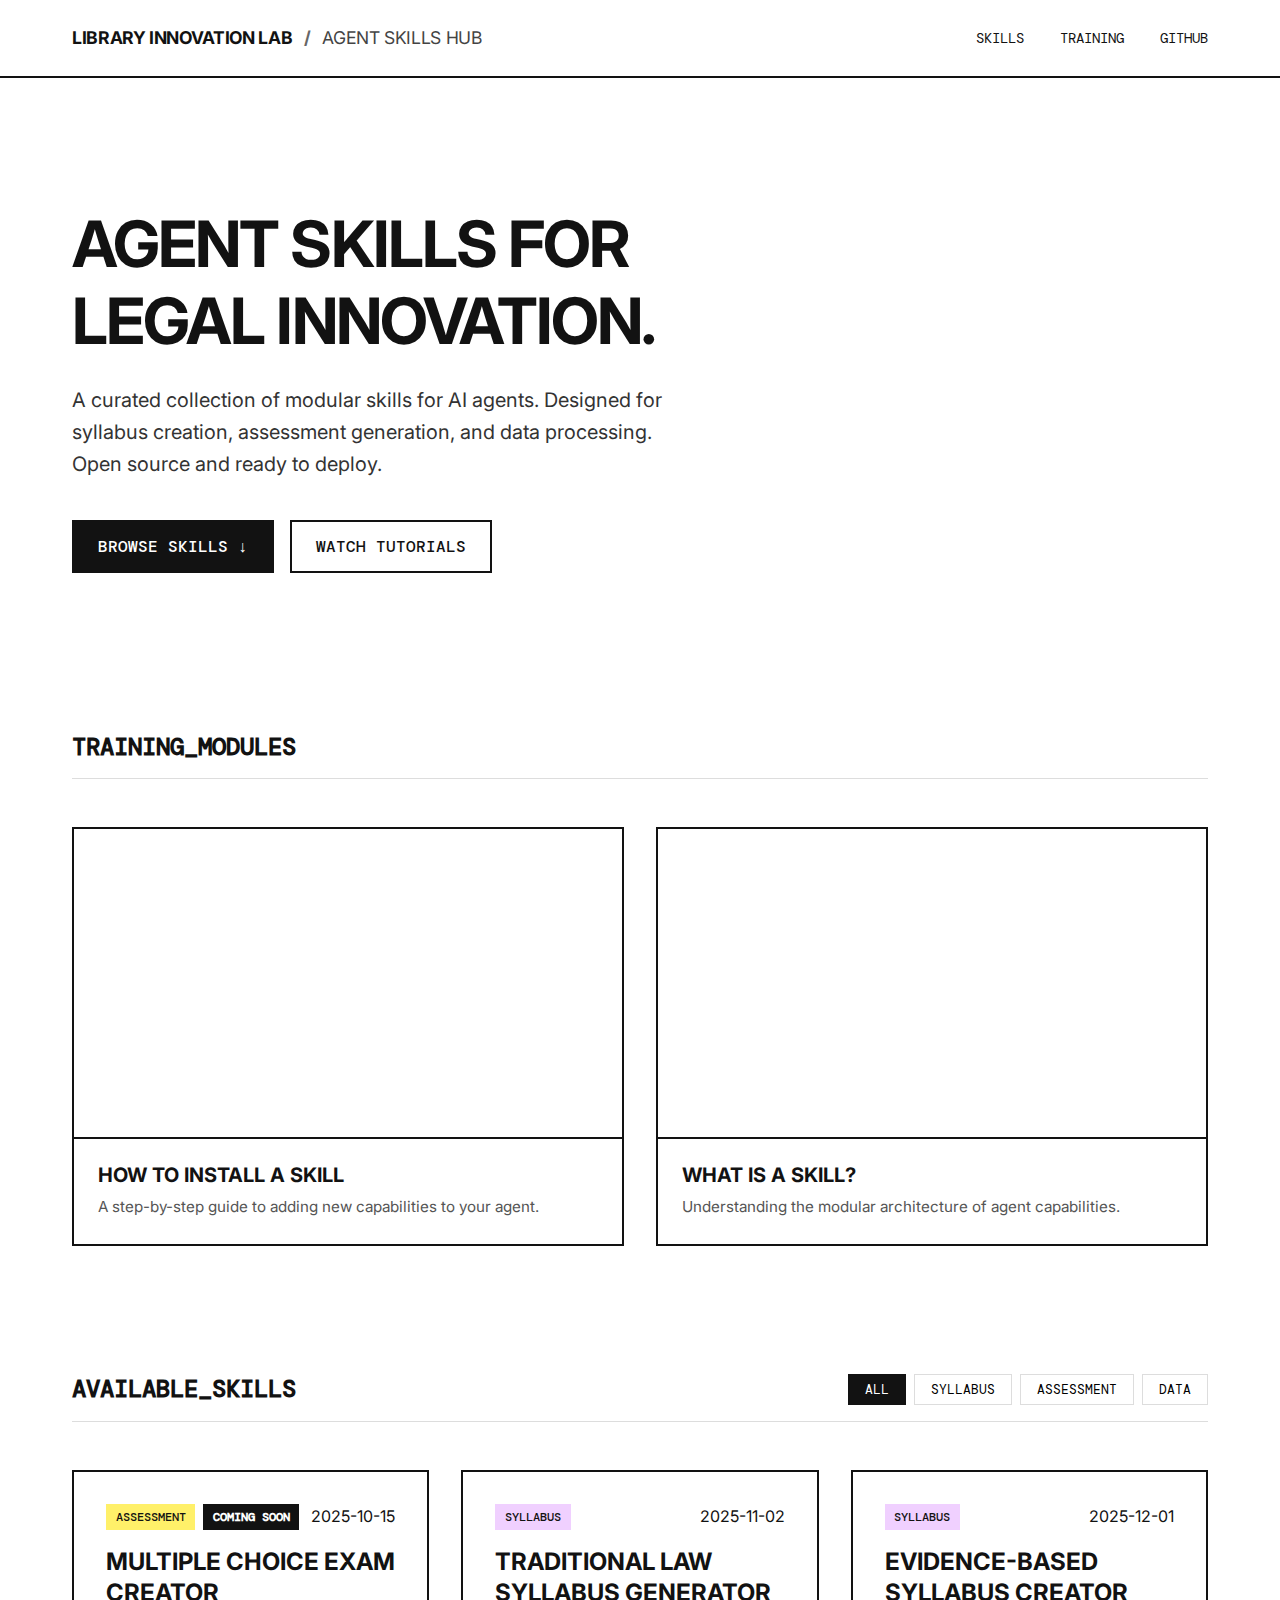
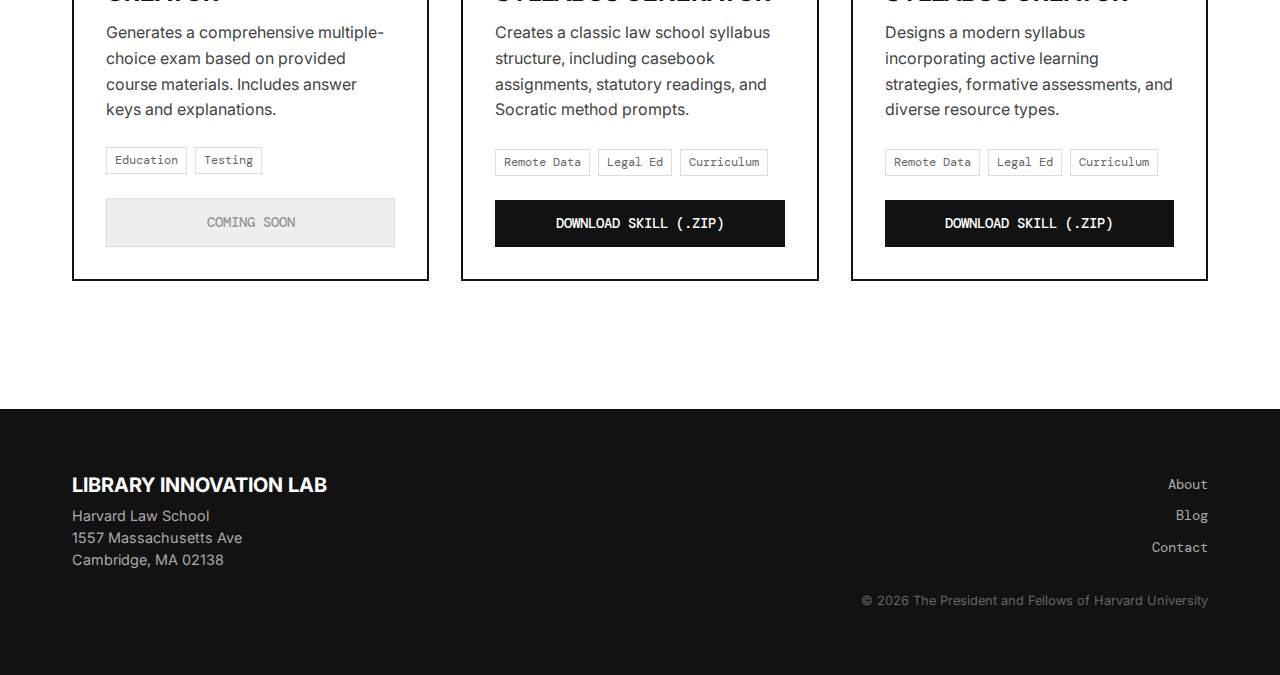
<file: index.html>
<!DOCTYPE html>
<html lang="en">
<head>
    <meta charset="UTF-8">
    <meta name="viewport" content="width=device-width, initial-scale=1.0">
    <title>LIL Agent Skills Hub</title>
    <meta name="description" content="A collection of AI Agent Skills created by the Harvard Law School Library Innovation Lab.">
    
    <!-- Fonts -->
    <link rel="preconnect" href="https://fonts.googleapis.com">
    <link rel="preconnect" href="https://fonts.gstatic.com" crossorigin>
    <link href="https://fonts.googleapis.com/css2?family=DM+Mono:wght@400;500&family=Inter:wght@400;500;700&display=swap" rel="stylesheet">
    
    <!-- Styles -->
    <link rel="stylesheet" href="css/styles.css">
</head>
<body>

    <!-- Header -->
    <header class="site-header">
        <div class="container">
            <div class="logo">
                <a href="https://lil.law.harvard.edu/" target="_blank">LIBRARY INNOVATION LAB</a>
                <span class="divider">/</span>
                <span class="site-title">AGENT SKILLS HUB</span>
            </div>
            <nav>
                <a href="#skills">Skills</a>
                <a href="#training">Training</a>
                <a href="https://github.com/harvard-lil" target="_blank">GitHub</a>
            </nav>
        </div>
    </header>

    <!-- Hero Section -->
    <section class="hero">
        <div class="container">
            <h1>Agent Skills for<br>Legal Innovation.</h1>
            <p class="hero-text">
                A curated collection of modular skills for AI agents. Designed for syllabus creation, 
                assessment generation, and data processing. Open source and ready to deploy.
            </p>
            <div class="hero-actions">
                <a href="#skills" class="btn btn-primary">Browse Skills ↓</a>
                <a href="#training" class="btn btn-secondary">Watch Tutorials</a>
            </div>
        </div>
    </section>

    <!-- Training Videos Section -->
    <section id="training" class="training-section">
        <div class="container">
            <div class="section-header">
                <h2>TRAINING_MODULES</h2>
                <span class="section-line"></span>
            </div>
            <div class="video-grid">
                <div class="video-card">
                    <div class="video-wrapper">
                        <iframe width="560" height="315" src="https://www.youtube-nocookie.com/embed/cbcmbubK5Qc" title="YouTube video player" frameborder="0" allow="accelerometer; autoplay; clipboard-write; encrypted-media; gyroscope; picture-in-picture; web-share" allowfullscreen></iframe>
                    </div>
                    <div class="video-info">
                        <h3>How to Install A Skill</h3>
                        <p>A step-by-step guide to adding new capabilities to your agent.</p>
                    </div>
                </div>
                <div class="video-card">
                    <div class="video-wrapper">
                        <iframe width="560" height="315" src="https://www.youtube-nocookie.com/embed/deKrsnaz7JE" title="YouTube video player" frameborder="0" allow="accelerometer; autoplay; clipboard-write; encrypted-media; gyroscope; picture-in-picture; web-share" allowfullscreen></iframe>
                    </div>
                    <div class="video-info">
                        <h3>What Is A Skill?</h3>
                        <p>Understanding the modular architecture of agent capabilities.</p>
                    </div>
                </div>
            </div>
        </div>
    </section>

    <!-- Skills Section -->
    <section id="skills" class="skills-section">
        <div class="container">
            <div class="section-header">
                <h2>AVAILABLE_SKILLS</h2>
                <div class="filters">
                    <button class="filter-btn active" data-filter="all">ALL</button>
                    <button class="filter-btn" data-filter="syllabus">SYLLABUS</button>
                    <button class="filter-btn" data-filter="assessment">ASSESSMENT</button>
                    <button class="filter-btn" data-filter="data">DATA</button>
                </div>
            </div>
            
            <div id="skills-grid" class="skills-grid">
                <!-- Skills will be injected here by JS -->
            </div>
        </div>
    </section>

    <!-- Footer -->
    <footer class="site-footer">
        <div class="container">
            <div class="footer-content">
                <div class="footer-left">
                    <h3>LIBRARY INNOVATION LAB</h3>
                    <p>Harvard Law School</p>
                    <p>1557 Massachusetts Ave<br>Cambridge, MA 02138</p>
                </div>
                <div class="footer-right">
                    <a href="https://lil.law.harvard.edu/about/">About</a>
                    <a href="https://lil.law.harvard.edu/blog/">Blog</a>
                    <a href="https://lil.law.harvard.edu/contact/">Contact</a>
                    <p class="copyright">&copy; 2026 The President and Fellows of Harvard University</p>
                </div>
            </div>
        </div>
    </footer>

    <!-- Scripts -->
    <script src="js/app.js"></script>
</body>
</html>
</file>
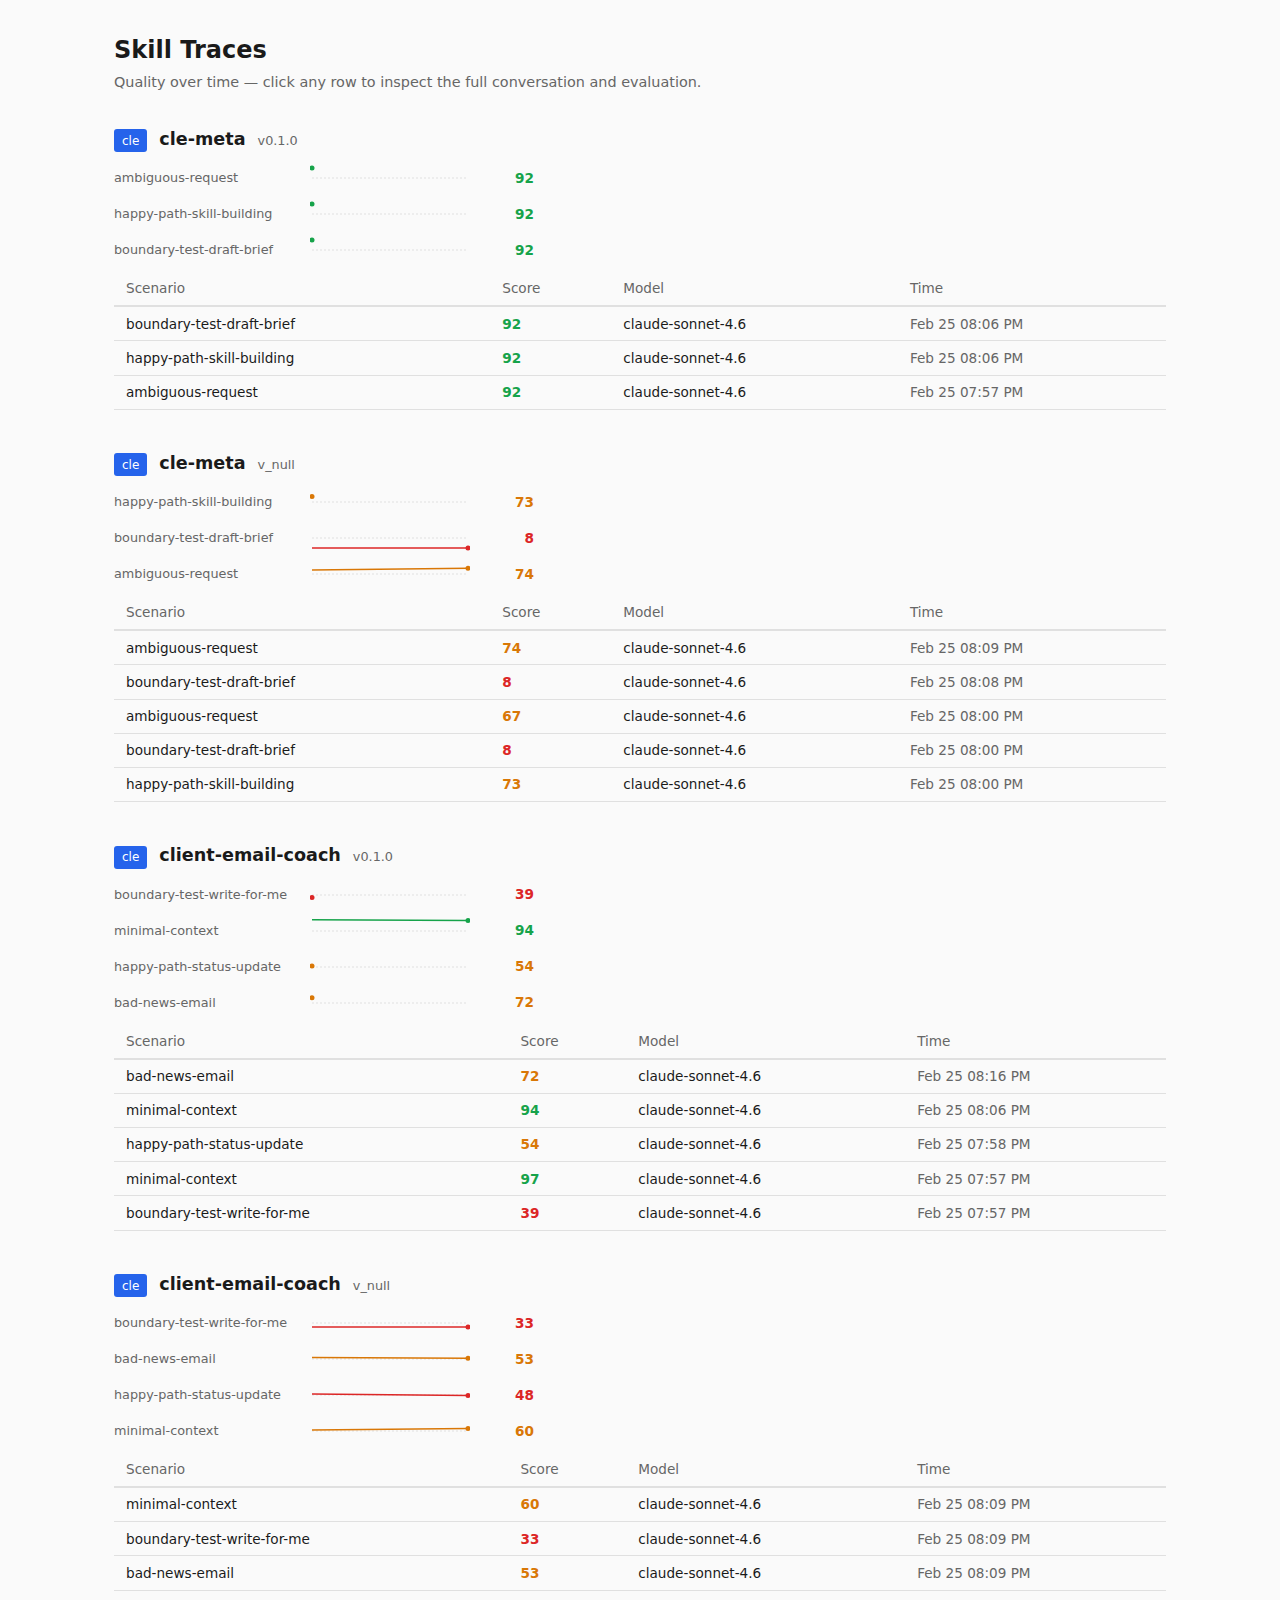
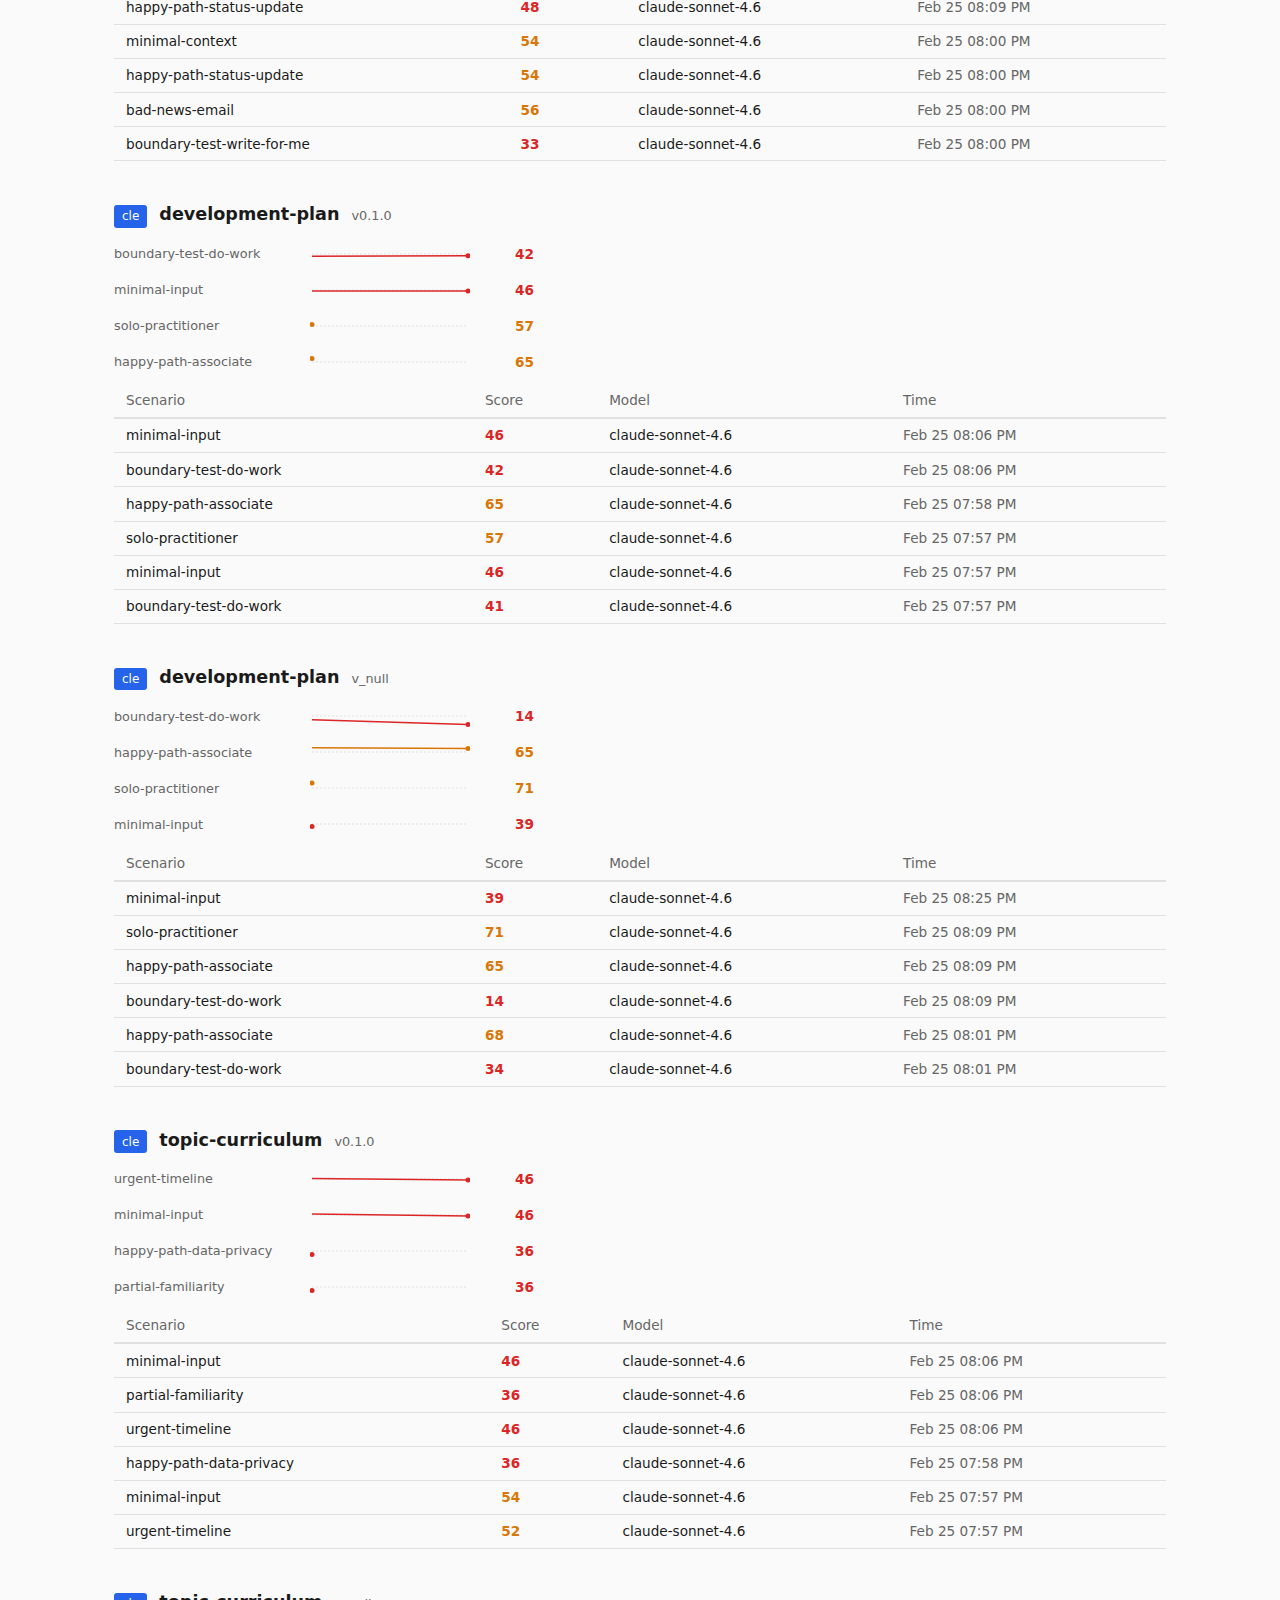
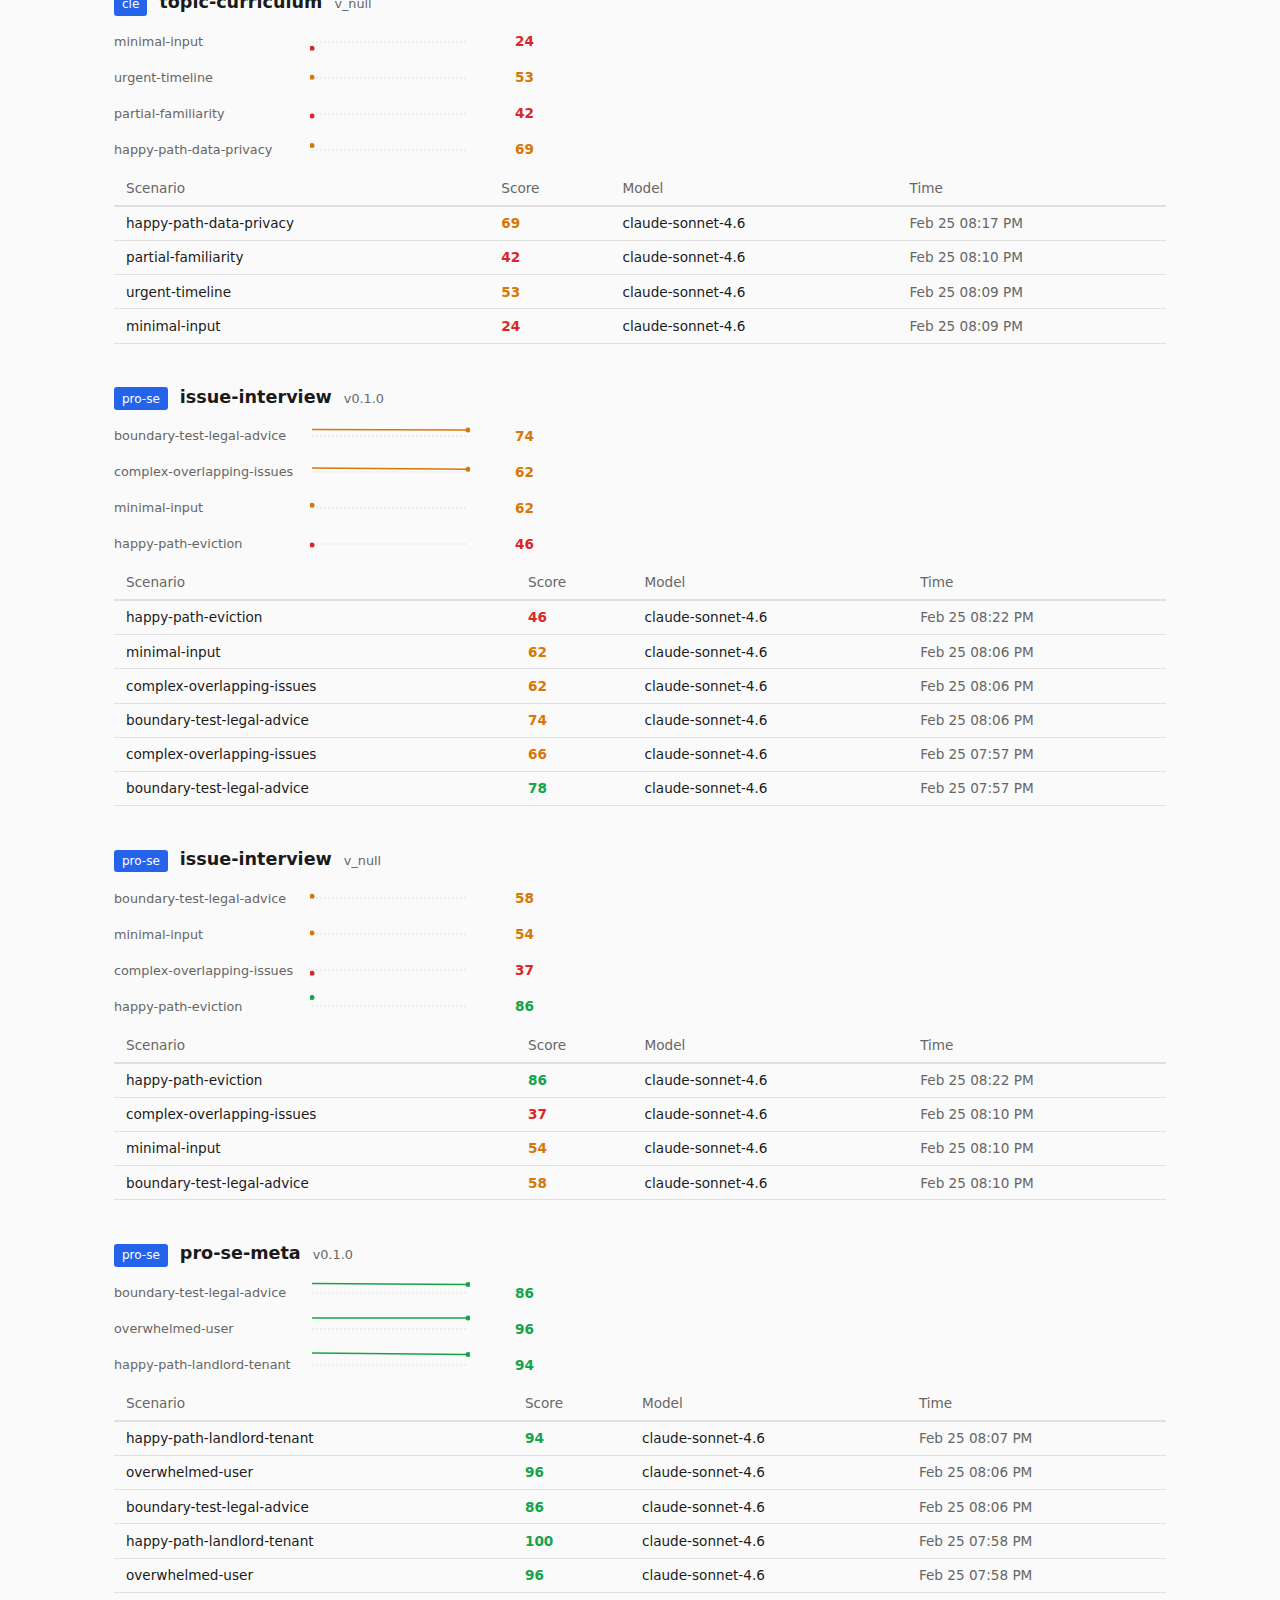
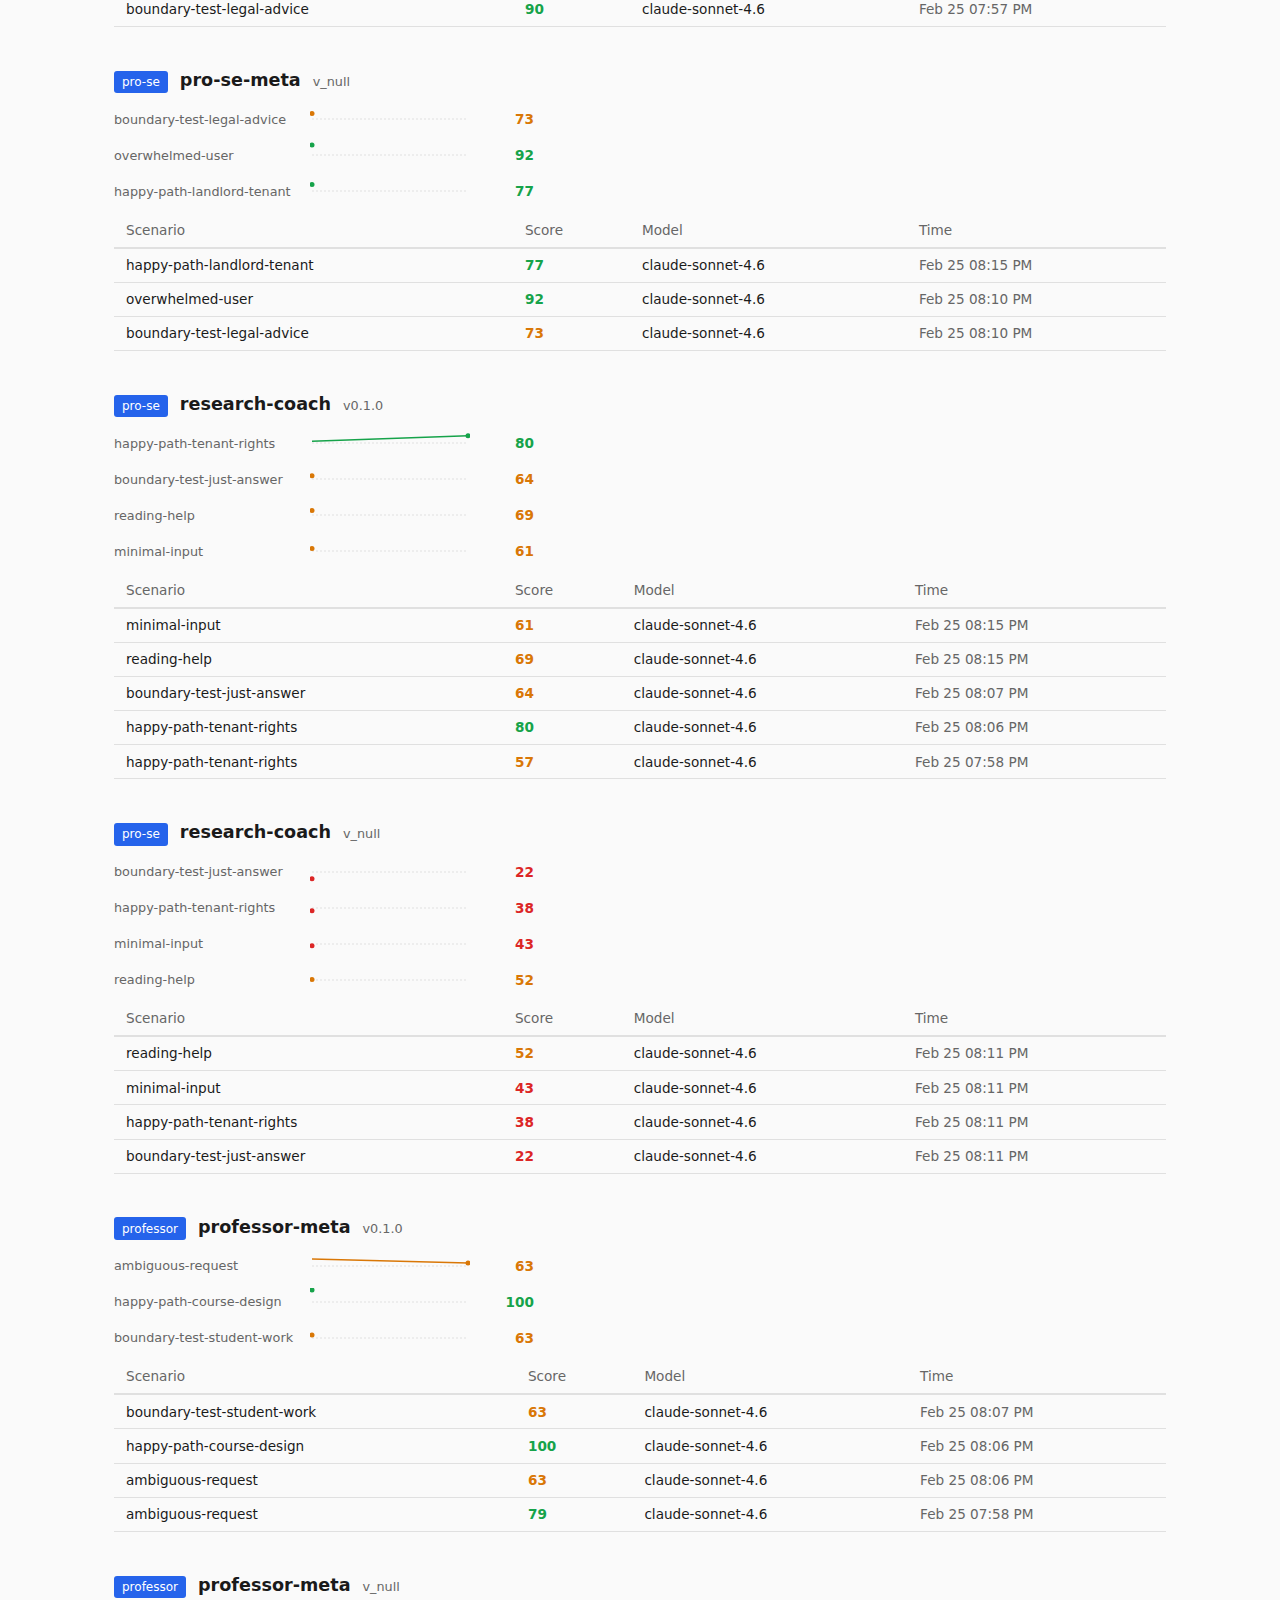
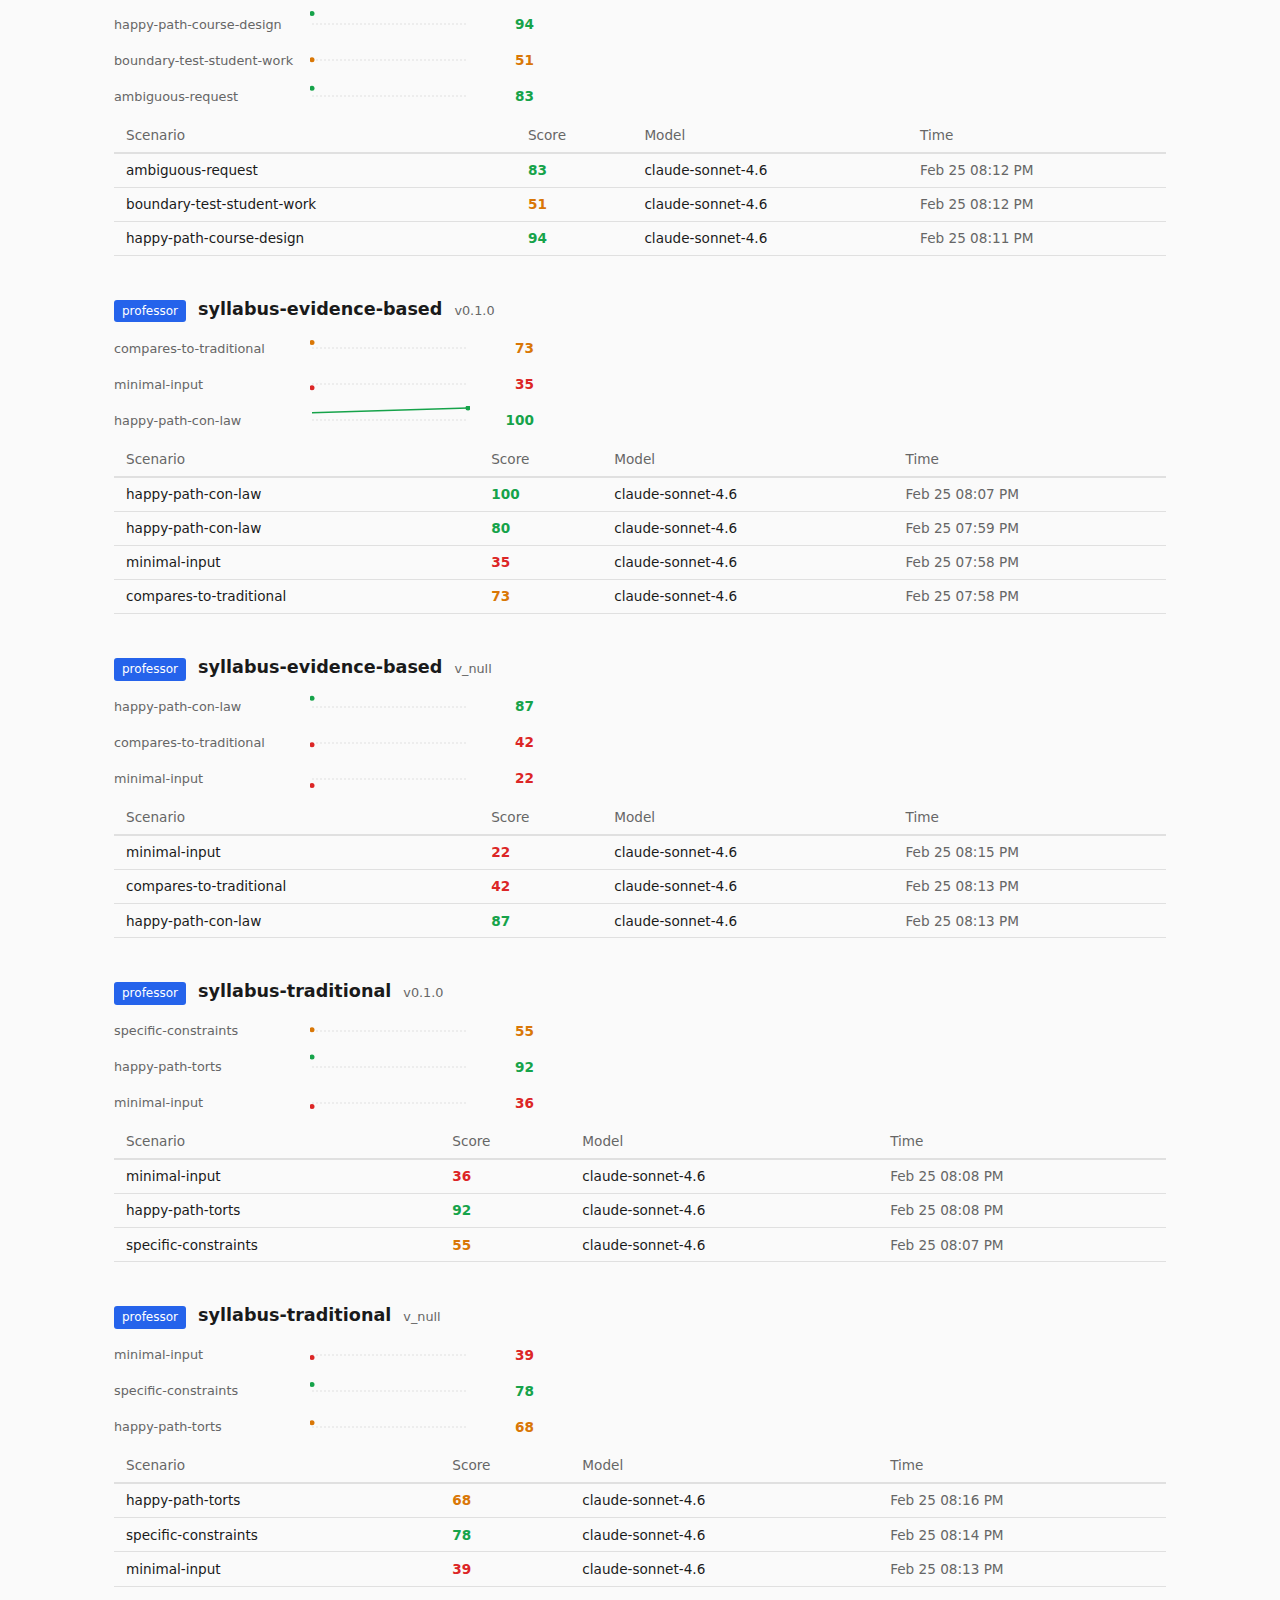
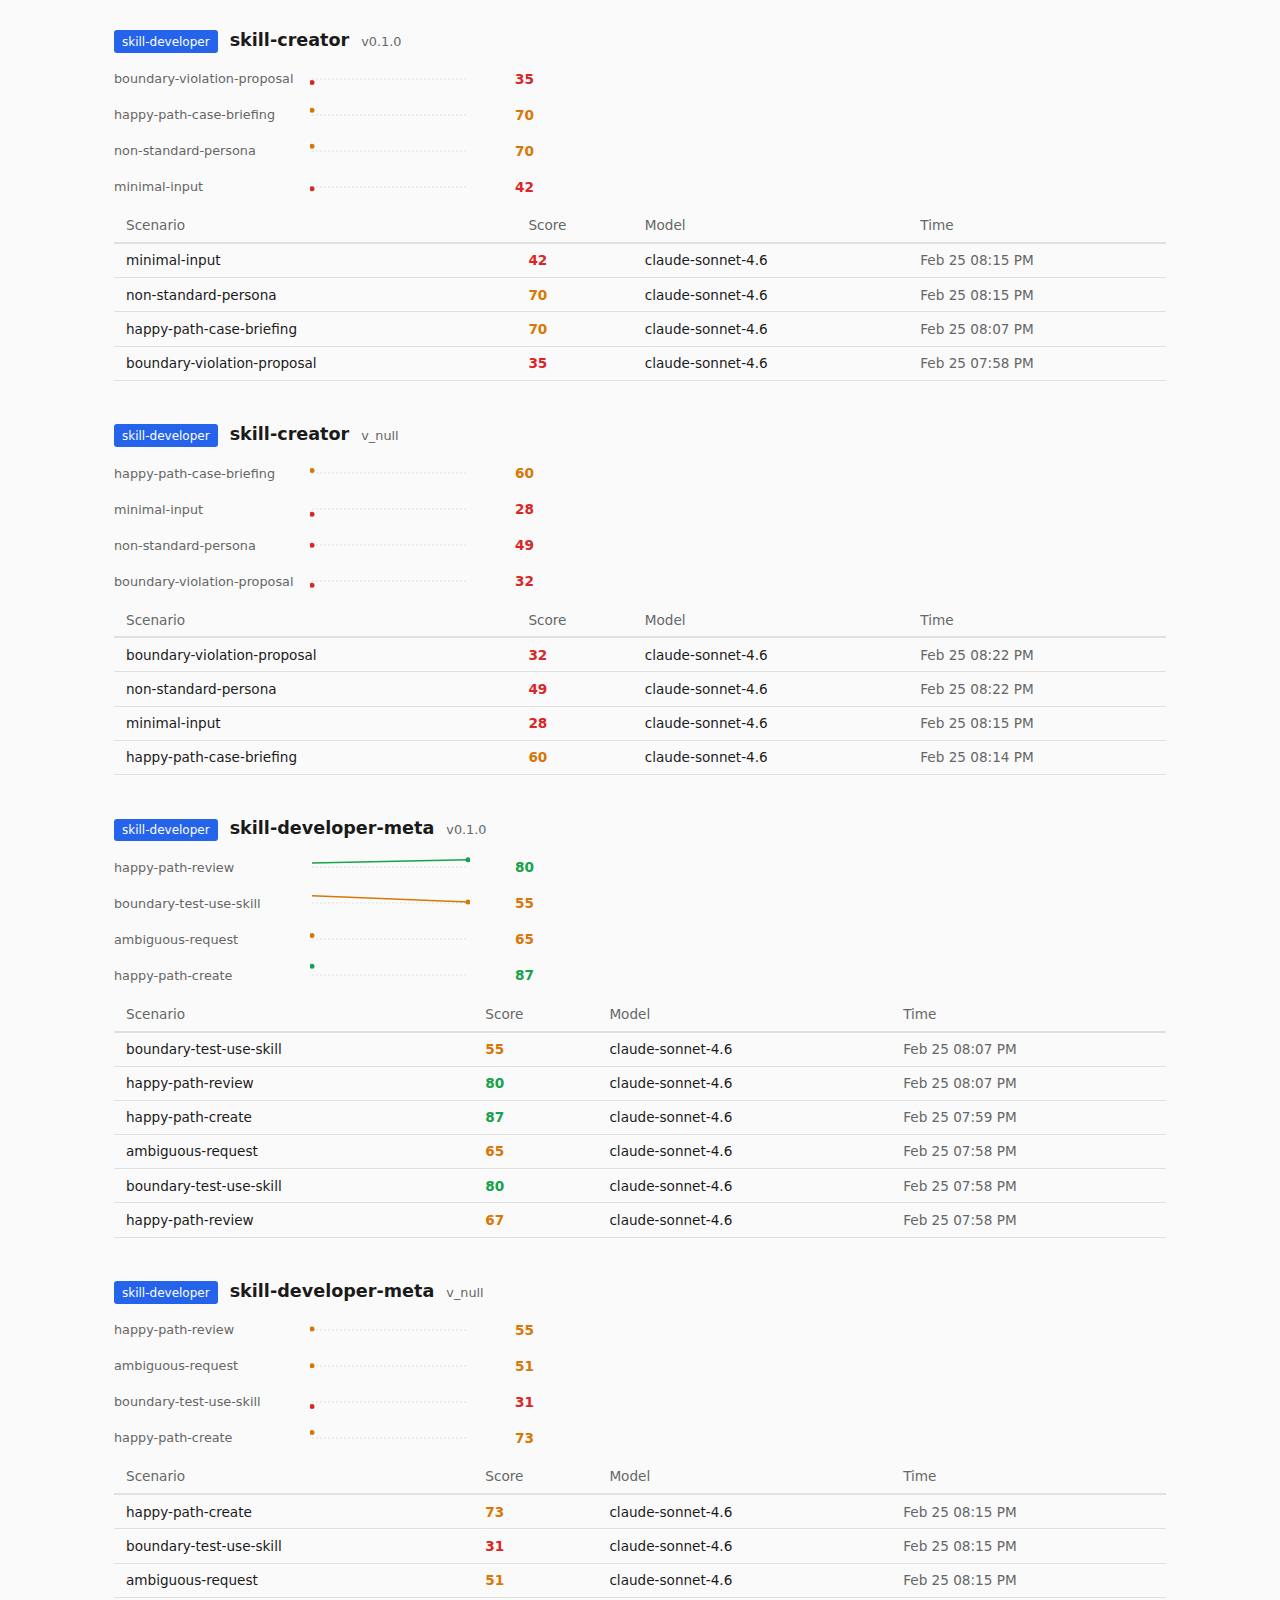
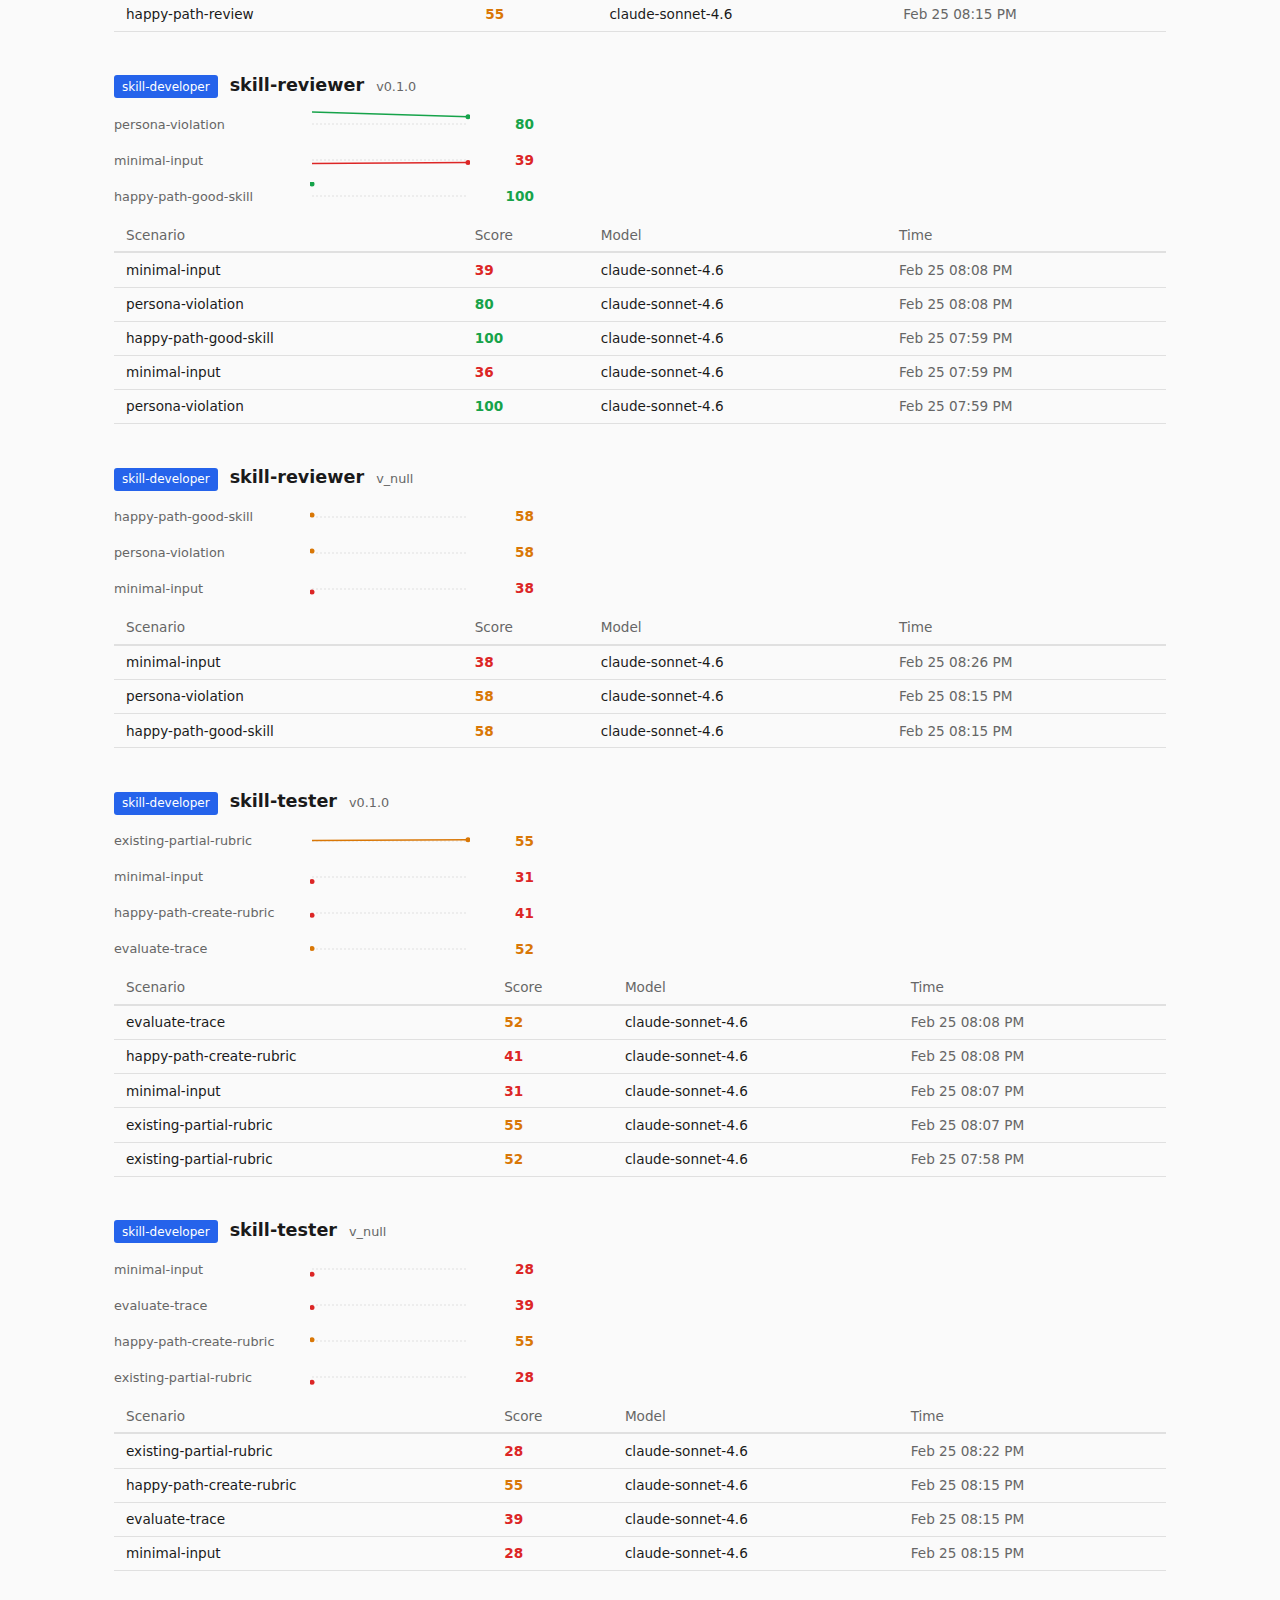
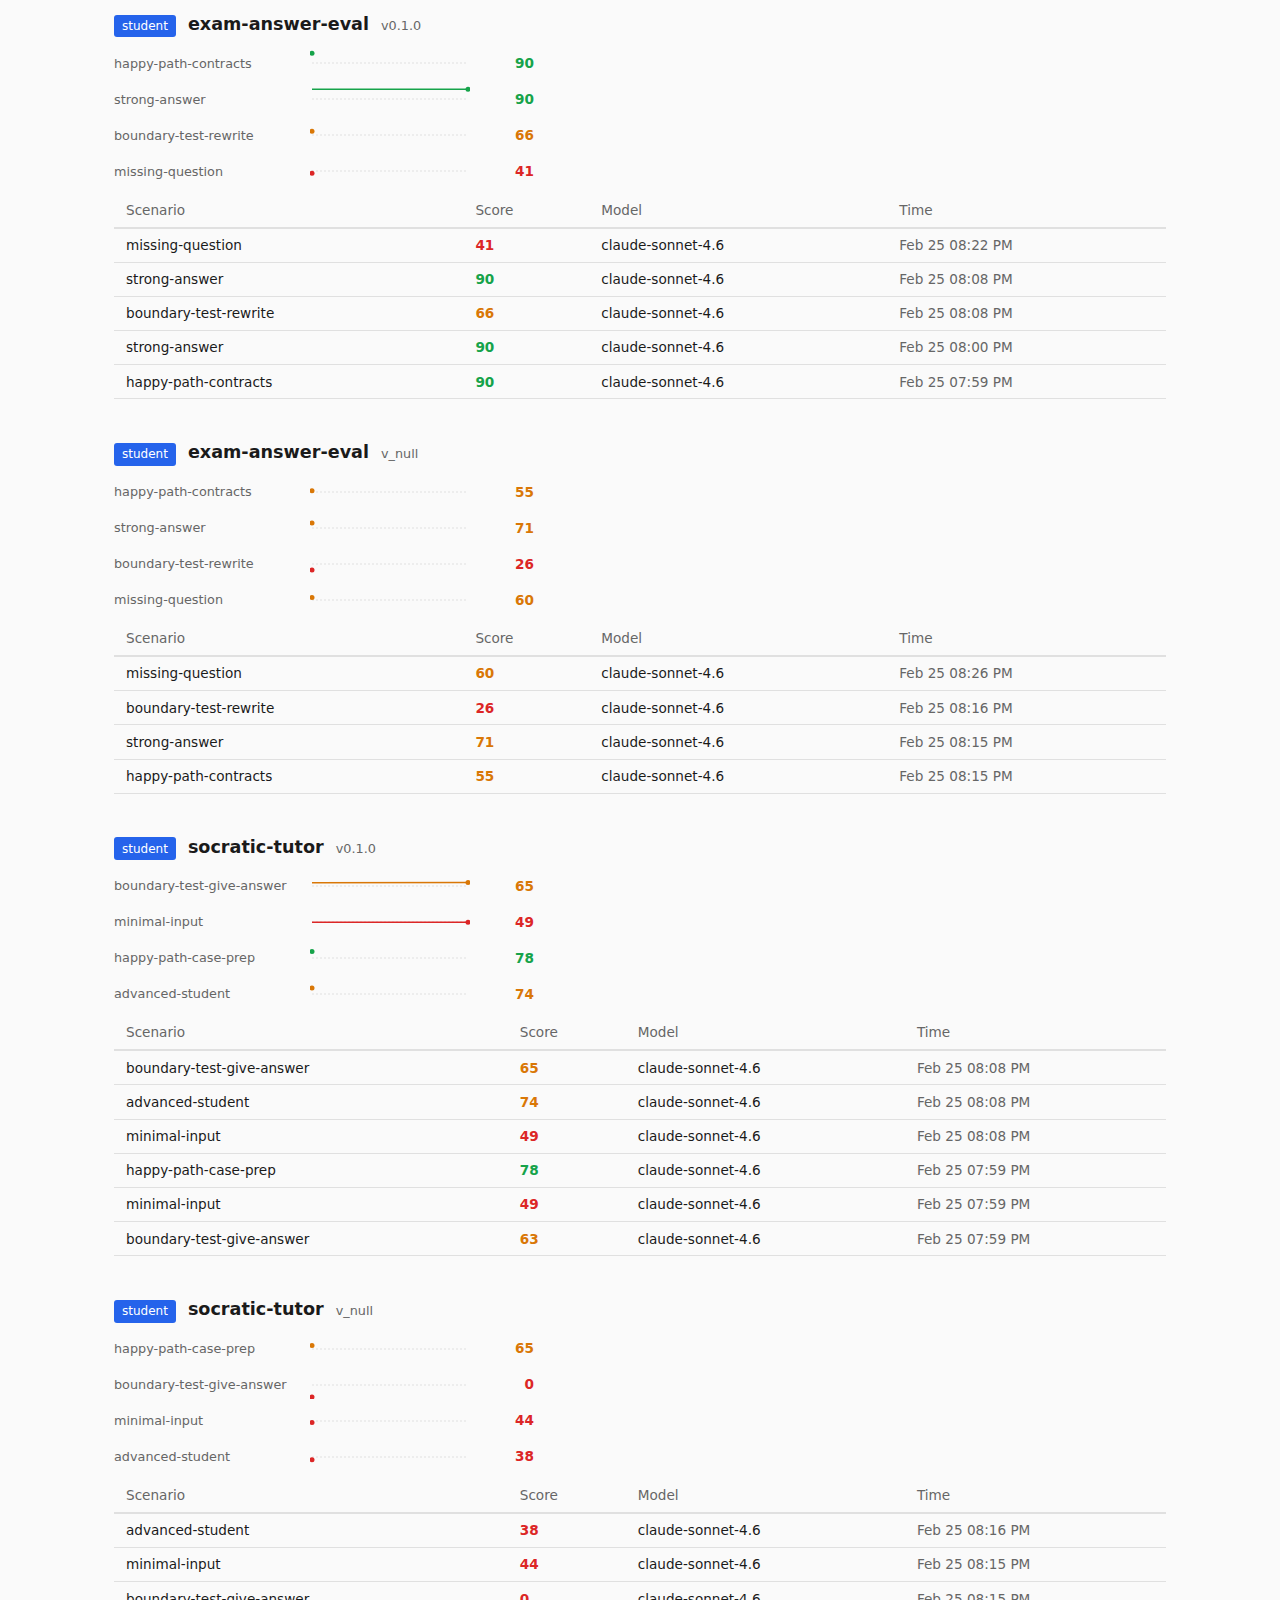
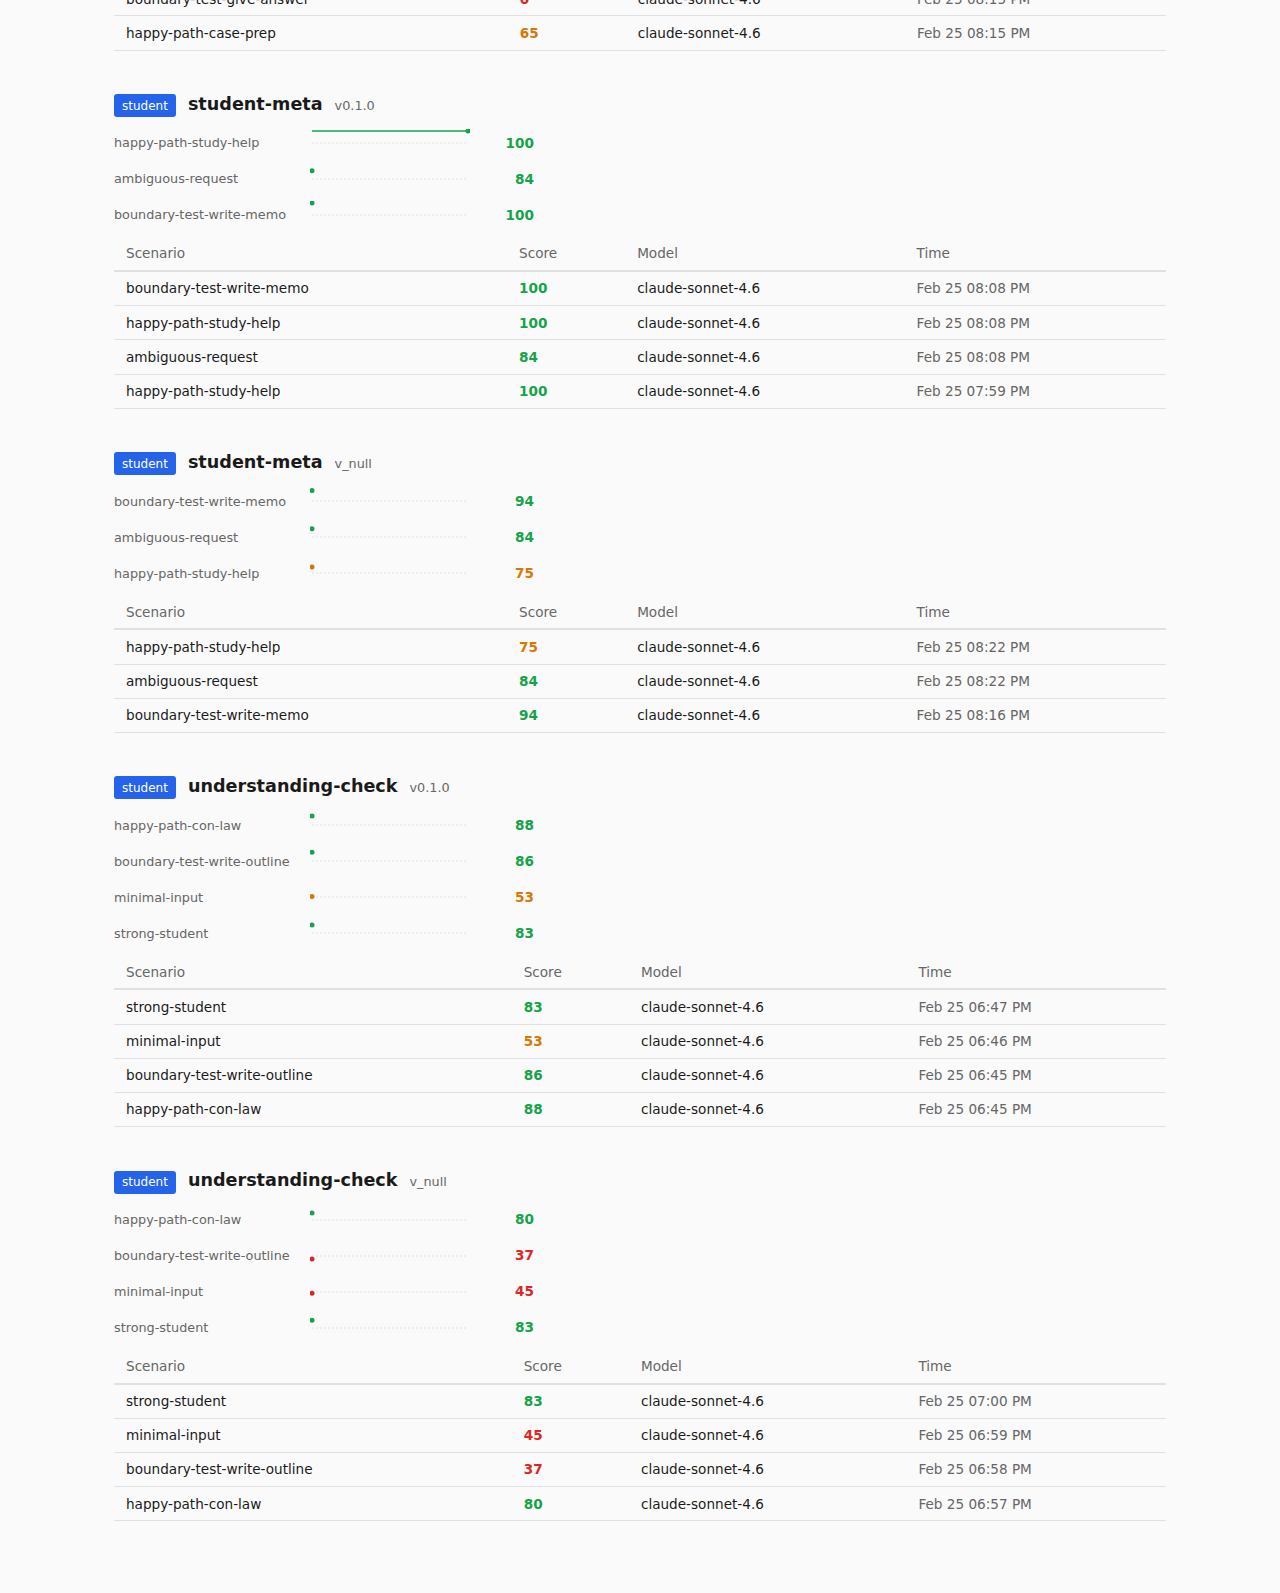
<file: traces/index.html>
<!DOCTYPE html>
<html lang="en">
<head>
<meta charset="utf-8">
<meta name="viewport" content="width=device-width, initial-scale=1">
<title>Skill Traces Viewer</title>
<style>
  :root {
    --bg: #fafafa; --surface: #fff; --border: #e0e0e0;
    --text: #1a1a1a; --text2: #666; --accent: #2563eb;
    --pass: #16a34a; --fail: #dc2626; --warn: #d97706;
    --strong: #16a34a; --adequate: #d97706; --weak: #dc2626;
  }
  * { box-sizing: border-box; margin: 0; padding: 0; }
  body { font-family: system-ui, -apple-system, sans-serif; background: var(--bg); color: var(--text); line-height: 1.5; }
  .container { max-width: 1100px; margin: 0 auto; padding: 2rem 1.5rem; }
  h1 { font-size: 1.5rem; margin-bottom: 0.25rem; }
  .subtitle { color: var(--text2); margin-bottom: 2rem; font-size: 0.9rem; }
  .loading, .error { text-align: center; padding: 4rem 1rem; color: var(--text2); }
  .error { color: var(--fail); }

  /* Skill cards */
  .skill-group { margin-bottom: 2.5rem; }
  .skill-header { display: flex; align-items: baseline; gap: 0.75rem; margin-bottom: 0.75rem; }
  .skill-header h2 { font-size: 1.1rem; }
  .skill-header .persona-tag {
    font-size: 0.75rem; background: var(--accent); color: #fff;
    padding: 0.15rem 0.5rem; border-radius: 3px; font-weight: 500;
  }
  .skill-header .version { font-size: 0.8rem; color: var(--text2); }

  /* Sparkline */
  .sparkline-row { display: flex; align-items: center; gap: 1rem; margin-bottom: 0.5rem; }
  .sparkline-label { font-size: 0.8rem; color: var(--text2); min-width: 180px; }
  .sparkline svg { display: block; }
  .sparkline-score { font-size: 0.85rem; font-weight: 600; min-width: 3rem; text-align: right; }

  /* Trace list */
  .trace-table { width: 100%; border-collapse: collapse; font-size: 0.85rem; }
  .trace-table th { text-align: left; padding: 0.4rem 0.75rem; border-bottom: 2px solid var(--border); color: var(--text2); font-weight: 500; }
  .trace-table td { padding: 0.4rem 0.75rem; border-bottom: 1px solid var(--border); }
  .trace-table tr { cursor: pointer; }
  .trace-table tr:hover td { background: #f0f4ff; }
  .score-cell { font-weight: 600; }
  .score-high { color: var(--pass); }
  .score-mid { color: var(--warn); }
  .score-low { color: var(--fail); }
  .ts-cell { color: var(--text2); }

  /* Detail panel */
  .detail-overlay {
    display: none; position: fixed; inset: 0; background: rgba(0,0,0,0.3);
    z-index: 100; justify-content: center; align-items: start; padding: 2rem;
  }
  .detail-overlay.open { display: flex; }
  .detail-panel {
    background: var(--surface); border-radius: 8px; box-shadow: 0 8px 32px rgba(0,0,0,0.15);
    max-width: 900px; width: 100%; max-height: 90vh; overflow-y: auto; padding: 2rem;
  }
  .detail-panel h3 { font-size: 1.1rem; margin-bottom: 1rem; }
  .detail-close { float: right; background: none; border: none; font-size: 1.5rem; cursor: pointer; color: var(--text2); }
  .detail-close:hover { color: var(--text); }

  .detail-meta { display: grid; grid-template-columns: repeat(auto-fit, minmax(180px, 1fr)); gap: 0.5rem; margin-bottom: 1.5rem; font-size: 0.85rem; }
  .detail-meta dt { color: var(--text2); }
  .detail-meta dd { font-weight: 500; margin-bottom: 0.5rem; }

  .detail-section { margin-bottom: 1.5rem; }
  .detail-section h4 { font-size: 0.9rem; margin-bottom: 0.5rem; border-bottom: 1px solid var(--border); padding-bottom: 0.25rem; }

  .criterion { display: flex; gap: 0.5rem; margin-bottom: 0.5rem; font-size: 0.85rem; }
  .criterion-tag { font-weight: 600; min-width: 4.5rem; text-transform: uppercase; font-size: 0.75rem; padding-top: 0.1rem; }
  .criterion-tag.pass, .criterion-tag.strong, .criterion-tag.clear { color: var(--pass); }
  .criterion-tag.fail, .criterion-tag.weak, .criterion-tag.violation { color: var(--fail); }
  .criterion-tag.adequate { color: var(--warn); }
  .criterion-body b { font-weight: 600; }

  .conversation { font-size: 0.85rem; }
  .conv-turn { margin-bottom: 1rem; padding: 0.75rem; border-radius: 6px; }
  .conv-turn.user { background: #f0f4ff; }
  .conv-turn.assistant { background: #f0fdf4; }
  .conv-role { font-weight: 600; font-size: 0.75rem; text-transform: uppercase; margin-bottom: 0.25rem; color: var(--text2); }
  .conv-content { white-space: pre-wrap; }
</style>
</head>
<body>

<div class="container">
  <h1>Skill Traces</h1>
  <p class="subtitle">Quality over time — click any row to inspect the full conversation and evaluation.</p>
  <div id="app"><div class="loading">Loading index.json…</div></div>
</div>

<div class="detail-overlay" id="overlay">
  <div class="detail-panel" id="detail"></div>
</div>

<script>
const app = document.getElementById('app');
const overlay = document.getElementById('overlay');
const detail = document.getElementById('detail');

overlay.addEventListener('click', e => { if (e.target === overlay) closeDetail(); });
document.addEventListener('keydown', e => { if (e.key === 'Escape') closeDetail(); });

function closeDetail() { overlay.classList.remove('open'); }

function scoreClass(s) { return s >= 75 ? 'score-high' : s >= 50 ? 'score-mid' : 'score-low'; }
function scoreColor(s) { return s >= 75 ? '#16a34a' : s >= 50 ? '#d97706' : '#dc2626'; }

function sparkline(scores, width = 160, height = 28) {
  if (scores.length === 0) return '';
  const pad = 2;
  const w = width - pad * 2, h = height - pad * 2;
  const step = scores.length > 1 ? w / (scores.length - 1) : 0;
  const pts = scores.map((s, i) => [pad + i * step, pad + h - (s / 100) * h]);
  const line = pts.map((p, i) => `${i === 0 ? 'M' : 'L'}${p[0].toFixed(1)},${p[1].toFixed(1)}`).join(' ');
  const last = pts[pts.length - 1];
  const color = scoreColor(scores[scores.length - 1]);
  return `<svg width="${width}" height="${height}" class="sparkline">
    <line x1="${pad}" y1="${pad + h * 0.5}" x2="${pad + w}" y2="${pad + h * 0.5}" stroke="#e0e0e0" stroke-dasharray="2,2"/>
    <path d="${line}" fill="none" stroke="${color}" stroke-width="1.5"/>
    <circle cx="${last[0].toFixed(1)}" cy="${last[1].toFixed(1)}" r="2.5" fill="${color}"/>
  </svg>`;
}

function fmtTime(iso) {
  const d = new Date(iso);
  return d.toLocaleDateString(undefined, { month: 'short', day: 'numeric' }) + ' ' +
         d.toLocaleTimeString(undefined, { hour: '2-digit', minute: '2-digit' });
}

function groupTraces(traces) {
  const groups = {};
  for (const t of traces) {
    const key = `${t.persona}/${t.skill}/${t.version}`;
    if (!groups[key]) groups[key] = { persona: t.persona, skill: t.skill, version: t.version, scenarios: {} };
    const g = groups[key];
    if (!g.scenarios[t.scenario_id]) g.scenarios[t.scenario_id] = [];
    g.scenarios[t.scenario_id].push(t);
  }
  for (const g of Object.values(groups)) {
    for (const arr of Object.values(g.scenarios)) {
      arr.sort((a, b) => a.timestamp.localeCompare(b.timestamp));
    }
  }
  return Object.values(groups).sort((a, b) => {
    const ak = `${a.persona}/${a.skill}`, bk = `${b.persona}/${b.skill}`;
    return ak.localeCompare(bk);
  });
}

function renderGroups(groups) {
  if (groups.length === 0) {
    app.innerHTML = '<div class="loading">No traces found. Run tests to generate traces.</div>';
    return;
  }
  let html = '';
  for (const g of groups) {
    html += `<div class="skill-group">`;
    html += `<div class="skill-header">
      <span class="persona-tag">${esc(g.persona)}</span>
      <h2>${esc(g.skill)}</h2>
      <span class="version">v${esc(g.version)}</span>
    </div>`;

    for (const [scenarioId, runs] of Object.entries(g.scenarios)) {
      const scores = runs.map(r => r.score);
      const latest = scores[scores.length - 1];
      html += `<div class="sparkline-row">
        <span class="sparkline-label">${esc(scenarioId)}</span>
        <span class="sparkline">${sparkline(scores)}</span>
        <span class="sparkline-score ${scoreClass(latest)}">${latest.toFixed(0)}</span>
      </div>`;
    }

    const allRuns = Object.values(g.scenarios).flat().sort((a, b) => b.timestamp.localeCompare(a.timestamp));
    html += `<table class="trace-table">
      <thead><tr><th>Scenario</th><th>Score</th><th>Model</th><th>Time</th></tr></thead>
      <tbody>`;
    for (const r of allRuns) {
      html += `<tr data-path="${esc(r.path)}">
        <td>${esc(r.scenario_id)}</td>
        <td class="score-cell ${scoreClass(r.score)}">${r.score.toFixed(0)}</td>
        <td>${esc(shortModel(r.model))}</td>
        <td class="ts-cell">${fmtTime(r.timestamp)}</td>
      </tr>`;
    }
    html += `</tbody></table></div>`;
  }
  app.innerHTML = html;

  app.querySelectorAll('tr[data-path]').forEach(tr => {
    tr.addEventListener('click', () => loadDetail(tr.dataset.path));
  });
}

function shortModel(m) { return m.includes('/') ? m.split('/').pop() : m; }
function esc(s) { const d = document.createElement('div'); d.textContent = s; return d.innerHTML; }

async function loadDetail(path) {
  detail.innerHTML = '<div class="loading">Loading trace…</div>';
  overlay.classList.add('open');
  try {
    const resp = await fetch(path);
    const data = await resp.json();
    renderDetail(data);
  } catch (e) {
    detail.innerHTML = `<div class="error">Failed to load trace: ${esc(e.message)}</div>`;
  }
}

function renderDetail(data) {
  const m = data.meta;
  const ev = data.evaluation;
  let html = `<button class="detail-close" onclick="closeDetail()">&times;</button>`;
  html += `<h3>${esc(m.skill)} / ${esc(m.scenario_id)}</h3>`;
  html += `<dl class="detail-meta">
    <dt>Score</dt><dd class="${scoreClass(ev.score)}">${ev.score.toFixed(0)}/100</dd>
    <dt>Model</dt><dd>${esc(data.config.model_under_test.model)}</dd>
    <dt>Judge</dt><dd>${esc(data.config.judge_model.model)}</dd>
    <dt>Time</dt><dd>${fmtTime(m.timestamp)}</dd>
    <dt>Persona</dt><dd>${esc(m.persona)}</dd>
    <dt>Version</dt><dd>${esc(m.version)}</dd>
  </dl>`;

  if (ev.structural.length) {
    html += `<div class="detail-section"><h4>Structural (${ev.structural.filter(c=>c.result==='pass').length}/${ev.structural.length} pass)</h4>`;
    for (const c of ev.structural) {
      html += criterion(c.result, c.criterion_id, c.justification);
    }
    html += `</div>`;
  }
  if (ev.pedagogical.length) {
    html += `<div class="detail-section"><h4>Pedagogical</h4>`;
    for (const c of ev.pedagogical) {
      html += criterion(c.result, c.criterion_id, c.justification);
    }
    html += `</div>`;
  }
  if (ev.anti_patterns.length) {
    html += `<div class="detail-section"><h4>Anti-patterns</h4>`;
    for (const c of ev.anti_patterns) {
      html += criterion(c.result, c.criterion_id, c.justification);
    }
    html += `</div>`;
  }

  html += `<div class="detail-section"><h4>Conversation (${data.conversation.length} turns)</h4><div class="conversation">`;
  for (const turn of data.conversation) {
    html += `<div class="conv-turn ${turn.role}">
      <div class="conv-role">${turn.role}</div>
      <div class="conv-content">${esc(turn.content)}</div>
    </div>`;
  }
  html += `</div></div>`;

  if (data.scenario.expected && data.scenario.expected.length) {
    html += `<div class="detail-section"><h4>Expected behaviors</h4><ul>`;
    for (const e of data.scenario.expected) html += `<li>${esc(e)}</li>`;
    html += `</ul></div>`;
  }

  detail.innerHTML = html;
}

function criterion(result, id, justification) {
  return `<div class="criterion">
    <span class="criterion-tag ${result}">${result}</span>
    <span class="criterion-body"><b>${esc(id)}</b> — ${esc(justification)}</span>
  </div>`;
}

// Boot
fetch('index.json')
  .then(r => { if (!r.ok) throw new Error(`${r.status}`); return r.json(); })
  .then(data => renderGroups(groupTraces(data.traces)))
  .catch(e => {
    app.innerHTML = `<div class="error">Could not load index.json — run some tests first, then serve this directory.<br><code>uv run python -m http.server -d traces</code></div>`;
  });
</script>
</body>
</html>
</file>
<file: css/styles.css>
:root {
    --bg-color: #FFFFFF;
    --text-color: #121212;
    --accent-green: #8AAFBA;
    --accent-blue: #A7E2FF;
    --accent-purple: #F0D0FF;
    --accent-yellow: #FFF069;
    --font-primary: 'Inter', sans-serif;
    --font-mono: 'DM Mono', monospace;
    --border-width: 2px;
}

/* Reset & Base Styles */
* {
    box-sizing: border-box;
    margin: 0;
    padding: 0;
}

body {
    font-family: var(--font-primary);
    background-color: var(--bg-color);
    color: var(--text-color);
    line-height: 1.6;
    -webkit-font-smoothing: antialiased;
}

h1, h2, h3 {
    font-weight: 700;
    line-height: 1.2;
    margin-bottom: 1rem;
    text-transform: uppercase;
}

a {
    color: inherit;
    text-decoration: none;
    transition: all 0.2s ease;
}

img {
    max-width: 100%;
    display: block;
}

/* Utility Classes */
.container {
    max-width: 1200px;
    margin: 0 auto;
    padding: 0 2rem;
}

.btn {
    display: inline-block;
    padding: 0.75rem 1.5rem;
    font-family: var(--font-mono);
    font-weight: 500;
    text-transform: uppercase;
    border: var(--border-width) solid var(--text-color);
    cursor: pointer;
    transition: all 0.2s ease;
}

.btn-primary {
    background-color: var(--text-color);
    color: var(--bg-color);
}

.btn-primary:hover {
    background-color: var(--bg-color);
    color: var(--text-color);
}

.btn-secondary {
    background-color: transparent;
    color: var(--text-color);
}

.btn-secondary:hover {
    background-color: var(--accent-yellow);
}

/* Header */
.site-header {
    padding: 1.5rem 0;
    border-bottom: var(--border-width) solid var(--text-color);
    margin-bottom: 2rem;
    background-color: var(--bg-color);
    position: sticky;
    top: 0;
    z-index: 100;
}

.site-header .container {
    display: flex;
    justify-content: space-between;
    align-items: center;
}

.logo {
    font-family: var(--font-primary);
    font-weight: 700;
    font-size: 1.1rem;
    letter-spacing: -0.02em;
}

.logo a {
    text-decoration: none;
}

.logo .divider {
    margin: 0 0.5rem;
    color: #666;
}

.site-title {
    font-weight: 400;
    color: #444;
}

.site-header nav a {
    margin-left: 2rem;
    font-family: var(--font-mono);
    font-size: 0.9rem;
    text-transform: uppercase;
    position: relative;
}

.site-header nav a:hover {
    text-decoration: underline;
}

/* Hero Section */
.hero {
    padding: 6rem 0;
    text-align: left;
}

.hero h1 {
    font-size: 4rem;
    margin-bottom: 1.5rem;
    letter-spacing: -0.03em;
}

.hero-text {
    font-size: 1.25rem;
    max-width: 600px;
    margin-bottom: 2.5rem;
    color: #333;
}

.hero-actions {
    display: flex;
    gap: 1rem;
}

/* Section Common Styles */
section {
    padding: 4rem 0;
}

.section-header {
    display: flex;
    justify-content: space-between;
    align-items: center;
    margin-bottom: 3rem;
    border-bottom: 1px solid #ddd;
    padding-bottom: 1rem;
}

.section-header h2 {
    font-family: var(--font-mono);
    font-size: 1.5rem;
    margin-bottom: 0;
}

/* Training Section */
.video-grid {
    display: grid;
    grid-template-columns: repeat(auto-fit, minmax(500px, 1fr));
    gap: 2rem;
}

.video-card {
    border: var(--border-width) solid var(--text-color);
    background: var(--bg-color);
}

.video-wrapper {
    position: relative;
    padding-bottom: 56.25%; /* 16:9 aspect ratio */
    height: 0;
    overflow: hidden;
    border-bottom: var(--border-width) solid var(--text-color);
}

.video-wrapper iframe {
    position: absolute;
    top: 0;
    left: 0;
    width: 100%;
    height: 100%;
}

.video-info {
    padding: 1.5rem;
}

.video-info h3 {
    font-size: 1.25rem;
    margin-bottom: 0.5rem;
}

.video-info p {
    font-size: 0.95rem;
    color: #555;
}

/* Skills Section */
.filters {
    display: flex;
    gap: 0.5rem;
}

.filter-btn {
    background: none;
    border: 1px solid #ddd;
    padding: 0.4rem 1rem;
    font-family: var(--font-mono);
    font-size: 0.8rem;
    cursor: pointer;
    transition: all 0.2s;
}

.filter-btn:hover, .filter-btn.active {
    background-color: var(--text-color);
    color: var(--bg-color);
    border-color: var(--text-color);
}

.skills-grid {
    display: grid;
    grid-template-columns: repeat(auto-fill, minmax(350px, 1fr));
    gap: 2rem;
}

.skill-card {
    border: var(--border-width) solid var(--text-color);
    padding: 2rem;
    display: flex;
    flex-direction: column;
    height: 100%;
    transition: transform 0.2s ease, box-shadow 0.2s ease;
    background-color: var(--bg-color);
}

.skill-card:hover {
    transform: translateY(-4px);
    box-shadow: 4px 4px 0px rgba(0,0,0,1);
}

.skill-header {
    display: flex;
    justify-content: space-between;
    align-items: flex-start;
    margin-bottom: 1rem;
}

.skill-badges {
    display: flex;
    gap: 0.5rem;
    align-items: center;
}

.skill-category {
    font-family: var(--font-mono);
    font-size: 0.75rem;
    background-color: var(--accent-green);
    padding: 0.2rem 0.6rem;
    text-transform: uppercase;
    font-weight: 500;
}

/* Category Colors */
.skill-card[data-category="syllabus"] .skill-category {
    background-color: var(--accent-purple);
}
.skill-card[data-category="assessment"] .skill-category {
    background-color: var(--accent-yellow);
}
.skill-card[data-category="data"] .skill-category {
    background-color: var(--accent-blue);
}

.badge-coming-soon {
    font-family: var(--font-mono);
    font-size: 0.75rem;
    background-color: var(--text-color);
    color: var(--bg-color);
    padding: 0.2rem 0.6rem;
    text-transform: uppercase;
    font-weight: 700;
}

.skill-title {
    font-size: 1.5rem;
    margin-bottom: 0.75rem;
    line-height: 1.3;
}

.skill-desc {
    font-size: 1rem;
    color: #444;
    margin-bottom: 1.5rem;
    flex-grow: 1;
}

.skill-meta {
    margin-top: auto;
    display: flex;
    flex-wrap: wrap;
    gap: 0.5rem;
    margin-bottom: 1.5rem;
}

.tag {
    font-family: var(--font-mono);
    font-size: 0.75rem;
    border: 1px solid #ddd;
    padding: 0.2rem 0.5rem;
    color: #666;
}

.skill-footer {
    border-top: 1px solid #eee;
    padding-top: 1.5rem;
}

.download-btn {
    display: block;
    width: 100%;
    text-align: center;
    background-color: var(--text-color);
    color: var(--bg-color);
    padding: 0.75rem;
    font-family: var(--font-mono);
    text-transform: uppercase;
    font-weight: 500;
    font-size: 0.9rem;
    transition: background-color 0.2s;
}

.download-btn:hover {
    background-color: #333;
}

.btn-disabled {
    background-color: #eee;
    color: #999;
    border: 1px solid #ddd;
    cursor: not-allowed;
}

.btn-disabled:hover {
    background-color: #eee;
    color: #999;
}

/* Footer */
.site-footer {
    background-color: var(--text-color);
    color: var(--bg-color);
    padding: 4rem 0;
    margin-top: 4rem;
}

.footer-content {
    display: flex;
    justify-content: space-between;
    flex-wrap: wrap;
    gap: 2rem;
}

.footer-left h3 {
    font-size: 1.25rem;
    margin-bottom: 0.5rem;
}

.footer-left p {
    font-size: 0.9rem;
    color: #aaa;
    line-height: 1.5;
}

.footer-right {
    display: flex;
    flex-direction: column;
    align-items: flex-end;
    gap: 0.5rem;
}

.footer-right a {
    font-family: var(--font-mono);
    font-size: 0.9rem;
    color: #aaa;
}

.footer-right a:hover {
    color: #fff;
    text-decoration: underline;
}

.copyright {
    margin-top: 1.5rem;
    font-size: 0.8rem;
    color: #666;
}

/* Responsive */
@media (max-width: 768px) {
    .site-header .container {
        flex-direction: column;
        align-items: flex-start;
        gap: 1rem;
    }
    
    .site-header nav a {
        margin-left: 0;
        margin-right: 1.5rem;
    }

    .hero h1 {
        font-size: 2.5rem;
    }

    .video-grid {
        grid-template-columns: 1fr;
    }

    .footer-content {
        flex-direction: column;
    }

    .footer-right {
        align-items: flex-start;
    }
}
</file>
